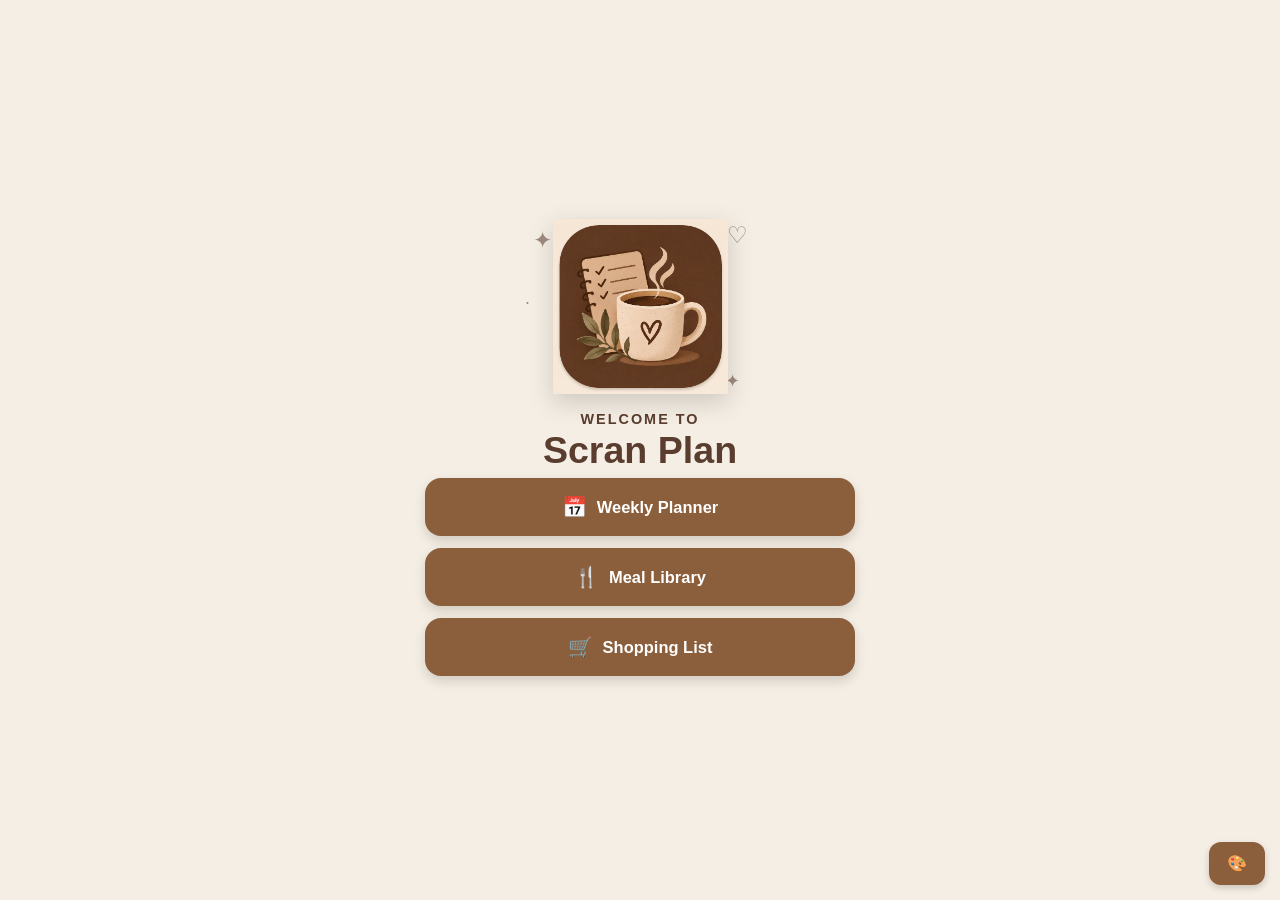
<file: index.html>
<!DOCTYPE html>

<html lang="en">
<head>
  <meta charset="UTF-8">
  <meta name="viewport" content="width=device-width, initial-scale=1.0">

  <meta name="apple-mobile-web-app-capable" content="yes">
  <meta name="apple-mobile-web-app-title" content="Scran Plan">
  <meta name="apple-mobile-web-app-status-bar-style" content="default">

  <link rel="apple-touch-icon" href="icons/icon-192.png">
  <link rel="stylesheet" href="style.css">
  <link rel="manifest" href="manifest.json">

  <title>Scran Plan</title>
</head>

<body class="welcome-page">

  <main class="welcome-screen">


<div class="welcome-icon-area">

  <span class="welcome-decoration one">✦</span>
  <span class="welcome-decoration two">·</span>

  <div class="welcome-icon-wrap">
    <img
      src="icons/icon-192.png"
      alt="Scran Plan"
      class="welcome-icon"
    >
  </div>

  <span class="welcome-decoration three">♡</span>
  <span class="welcome-decoration four">✦</span>

</div>

<p class="welcome-eyebrow">Welcome to</p>

<h1>Scran Plan</h1>


<nav class="welcome-menu" aria-label="Main menu">

  <a href="planner.html" class="welcome-menu-button">
    <span>📅</span>
    <span>Weekly Planner</span>
  </a>

  <a href="library.html" class="welcome-menu-button">
    <span>🍴</span>
    <span>Meal Library</span>
  </a>

  <a href="shopping.html" class="welcome-menu-button">
    <span>🛒</span>
    <span>Shopping List</span>
  </a>

</nav>


  </main>

<button id="themeButton" aria-label="Change theme">🎨</button>

  <div id="themeOptions">
    <button data-theme="coffee">☕ Coffee</button>
    <button data-theme="sage">🌿 Sage</button>
    <button data-theme="ocean">🌊 Ocean</button>
    <button data-theme="berry">🍓 Berry</button>
    <button data-theme="night">🌙 Night Cafe</button>
    <button data-theme="red">🍷 Felicity</button>
  </div>

  <script src="theme.js"></script>

</body>
</html>
</file>
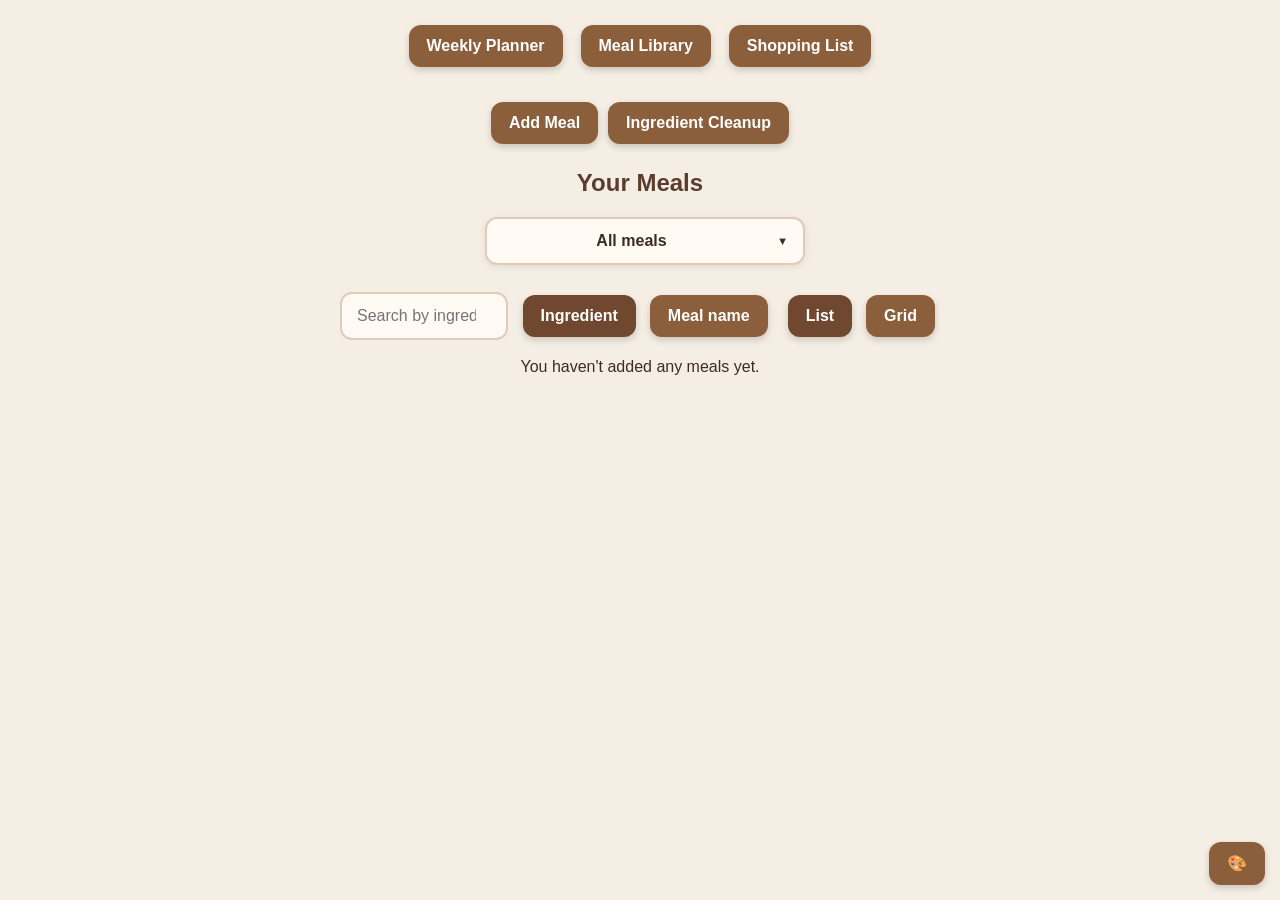
<file: library.html>
<!DOCTYPE html>
<html lang="en">
<head>
    <meta charset="UTF-8">
    <meta name="viewport" content="width=device-width, initial-scale=1.0">
    <meta name="apple-mobile-web-app-capable" content="yes">
    <meta name="apple-mobile-web-app-title" content="Meal Planner">
    <meta name="apple-mobile-web-app-status-bar-style" content="default">
    <link rel="apple-touch-icon" href="icons/icon-192.png">
    <title>Meal Library</title>
    <link rel="stylesheet" href="style.css">
    <link rel="manifest" href="manifest.json">
</head>
<body>
    <div class="header-buttons">
        <a href="planner.html"><button>Weekly Planner</button></a>
        <a href="library.html"><button>Meal Library</button></a>
        <a href="shopping.html"><button>Shopping List</button></a>
        

    </div>

    <button id="themeButton" aria-label="Change theme">🎨</button>

    <div id="themeOptions">
        <button data-theme="coffee">☕ Coffee</button>
        <button data-theme="sage">🌿 Sage</button>
        <button data-theme="ocean">🌊 Ocean</button>
        <button data-theme="berry">🍓 Berry</button>
        <button data-theme="night">🌙 Night Cafe</button>
        <button data-theme="red">🍷 Felicity</button>
    </div>


    <button id="addMealButton">Add Meal</button>

    <div id="addMealForm" style="display: none;">
        <h2>Add New Meal</h2>

        <input type="text" id="newMealName" placeholder="Enter Meal Name">

        <div class="tagSection">
            <button type="button" id="toggleTagsButton" class="tagToggle">
                <span>Tags</span>
                <span id="tagArrow">▼</span>
            </button>

            <div id="mealTags" class="tagOptions collapsed">
                <label>
                    <input type="checkbox" class="mealTag" value="Lunch">
                    <span>Lunch</span>
                </label>

                <label>
                    <input type="checkbox" class="mealTag" value="Dinner">
                    <span>Dinner</span>
                </label>

                <label>
                    <input type="checkbox" class="mealTag" value="Vegetarian">
                    <span>Vegetarian</span>
                </label>

                <label>
                    <input type="checkbox" class="mealTag" value="Vegan">
                    <span>Vegan</span>
                </label>

                <label>
                    <input type="checkbox" class="mealTag" value="High Protein">
                    <span>High Protein</span>
                </label>

                <label>
                    <input type="checkbox" class="mealTag" value="Healthy">
                    <span>Healthy</span>
                </label>

                <label>
                    <input type="checkbox" class="mealTag" value="Quick">
                    <span>Quick</span>
                </label>

                <label>
                    <input type="checkbox" class="mealTag" value="Cheap">
                    <span>Cheap</span>
                </label>

                <label>
                    <input type="checkbox" class="mealTag" value="Easy">
                    <span>Easy</span>
                </label>

                <label>
                    <input type="checkbox" class="mealTag" value="Meal Prep">
                    <span>Meal Prep</span>
                </label>

                <label>
                    <input type="checkbox" class="mealTag" value="Freezer Friendly">
                    <span>Freezer Friendly</span>
                </label>

                <label>
                    <input type="checkbox" class="mealTag" value="Family Favourite">
                    <span>Family Favourite</span>
                </label>

                <label>
                    <input type="checkbox" class="mealTag" value="Comfort Food">
                    <span>Comfort Food</span>
                </label>

                <label>
                    <input type="checkbox" class="mealTag" value="One Pot">
                    <span>One Pot</span>
                </label>

                <label>
                    <input type="checkbox" class="mealTag" value="Leftovers">
                    <span>Leftovers</span>
                </label>

                <label>
                    <input type="checkbox" class="mealTag" value="Crockpot">
                    <span>Crockpot</span>
                </label>
            </div>
        </div>

        <div class="ingredientsSection">
            <h3>Ingredients</h3>

            <div id="newMealIngredients"></div>

            <button type="button" id="addIngredientButton">
                + Add Ingredient
            </button>
        </div>

        <div class= "mealLinksSection">
            <h3>Links</h3>

            <input
                type="url"
                id="newMealVideoLink"
                placeholder="Insta Link (optional)"
            >
        </div>

        <div class="modalButtons">
            <button id="cancelMealButton">Cancel</button>
            <button id="saveMealButton">Save</button>
        </div>
    </div>

    <h2>Your Meals</h2>
    <div id="mealList"></div>

    <div id="editMealModal" class="mealModal">
        <div class="modalContent">
            <h2>Edit Meal</h2>

            <input
                type="text"
                id="editMealName"
                placeholder="Meal name"
            >

            <div class="tagSection">
                <button type="button" id="toggleEditTagsButton" class="tagToggle">
                    <span>Tags</span>
                    <span id="editTagArrow">▼</span>
                </button>

                <div id="editMealTags" class="tagOptions collapsed">

                    <label>
                        <input type="checkbox" class="editMealTag" value="Lunch">
                        <span>Lunch</span>
                    </label>

                    <label>
                        <input type="checkbox" class="editMealTag" value="Dinner">
                        <span>Dinner</span>
                    </label>

                    <label>
                        <input type="checkbox" class="editMealTag" value="Vegetarian">
                        <span>Vegetarian</span>
                    </label>

                    <label>
                        <input type="checkbox" class="editMealTag" value="Vegan">
                        <span>Vegan</span>
                    </label>

                    <label>
                        <input type="checkbox" class="editMealTag" value="High Protein">
                        <span>High Protein</span>
                    </label>

                    <label>
                        <input type="checkbox" class="editMealTag" value="Healthy">
                        <span>Healthy</span>
                    </label>

                    <label>
                        <input type="checkbox" class="editMealTag" value="Quick">
                        <span>Quick</span>
                    </label>

                    <label>
                        <input type="checkbox" class="editMealTag" value="Cheap">
                        <span>Cheap</span>
                    </label>

                    <label>
                        <input type="checkbox" class="editMealTag" value="Easy">
                        <span>Easy</span>
                    </label>

                    <label>
                        <input type="checkbox" class="editMealTag" value="Meal Prep">
                        <span>Meal Prep</span>
                    </label>

                    <label>
                        <input type="checkbox" class="editMealTag" value="Freezer Friendly">
                        <span>Freezer Friendly</span>
                    </label>

                    <label>
                        <input type="checkbox" class="editMealTag" value="Family Favourite">
                        <span>Family Favourite</span>
                    </label>

                    <label>
                        <input type="checkbox" class="editMealTag" value="Comfort Food">
                        <span>Comfort Food</span>
                    </label>

                    <label>
                        <input type="checkbox" class="editMealTag" value="One Pot">
                        <span>One Pot</span>
                    </label>

                    <label>
                        <input type="checkbox" class="editMealTag" value="Leftovers">
                        <span>Leftovers</span>
                    </label>

                    <label>
                        <input type="checkbox" class="editMealTag" value="Crockpot">
                        <span>Crockpot</span>
                    </label>
                </div>
            </div>

            <div class="ingredientsSection">
                <h3>Ingredients</h3>

                <div id="editMealIngredients"></div>

                <button type="button" id="addEditIngredientButton">
                    + Add Ingredient
                </button>
            </div>

            <div class="mealLinksSection">

                <h3>Recipe & Video Links</h3>

                <input
                    type="url"
                    id="editMealVideoLink"
                    placeholder="Insta link (optional)"
                >

            </div>

            <div class="modalButtons">
                <button id="cancelEditButton">Cancel</button>
                <button id="saveEditButton">Save Changes</button>
            </div>
        </div>
    </div>

    <div id="deleteMealModal" class="mealModal">
        <div class="modalContent">
            <h2>Delete Meal?</h2>

            <p id="deleteMealMessage"></p>

            <div class="modalButtons">
                <button id="cancelDeleteButton">Cancel</button>
                <button id="confirmDeleteButton">Delete</button>
            </div>
        </div>
    </div>

    <div id="ingredientsModal" class="mealModal">
        <div class="modalContent">
            <h2 id="ingredientsModalTitle">Ingredients</h2>

            <div id="ingredientsList"></div>

            <button id="closeIngredientsButton">
                Close
            </button>
        </div>
    </div>

    <script src="Ingredient-normalizer.js"></script>
    <script src="library.js"></script>
    <script src="theme.js"></script>
</body>
</html>
</file>
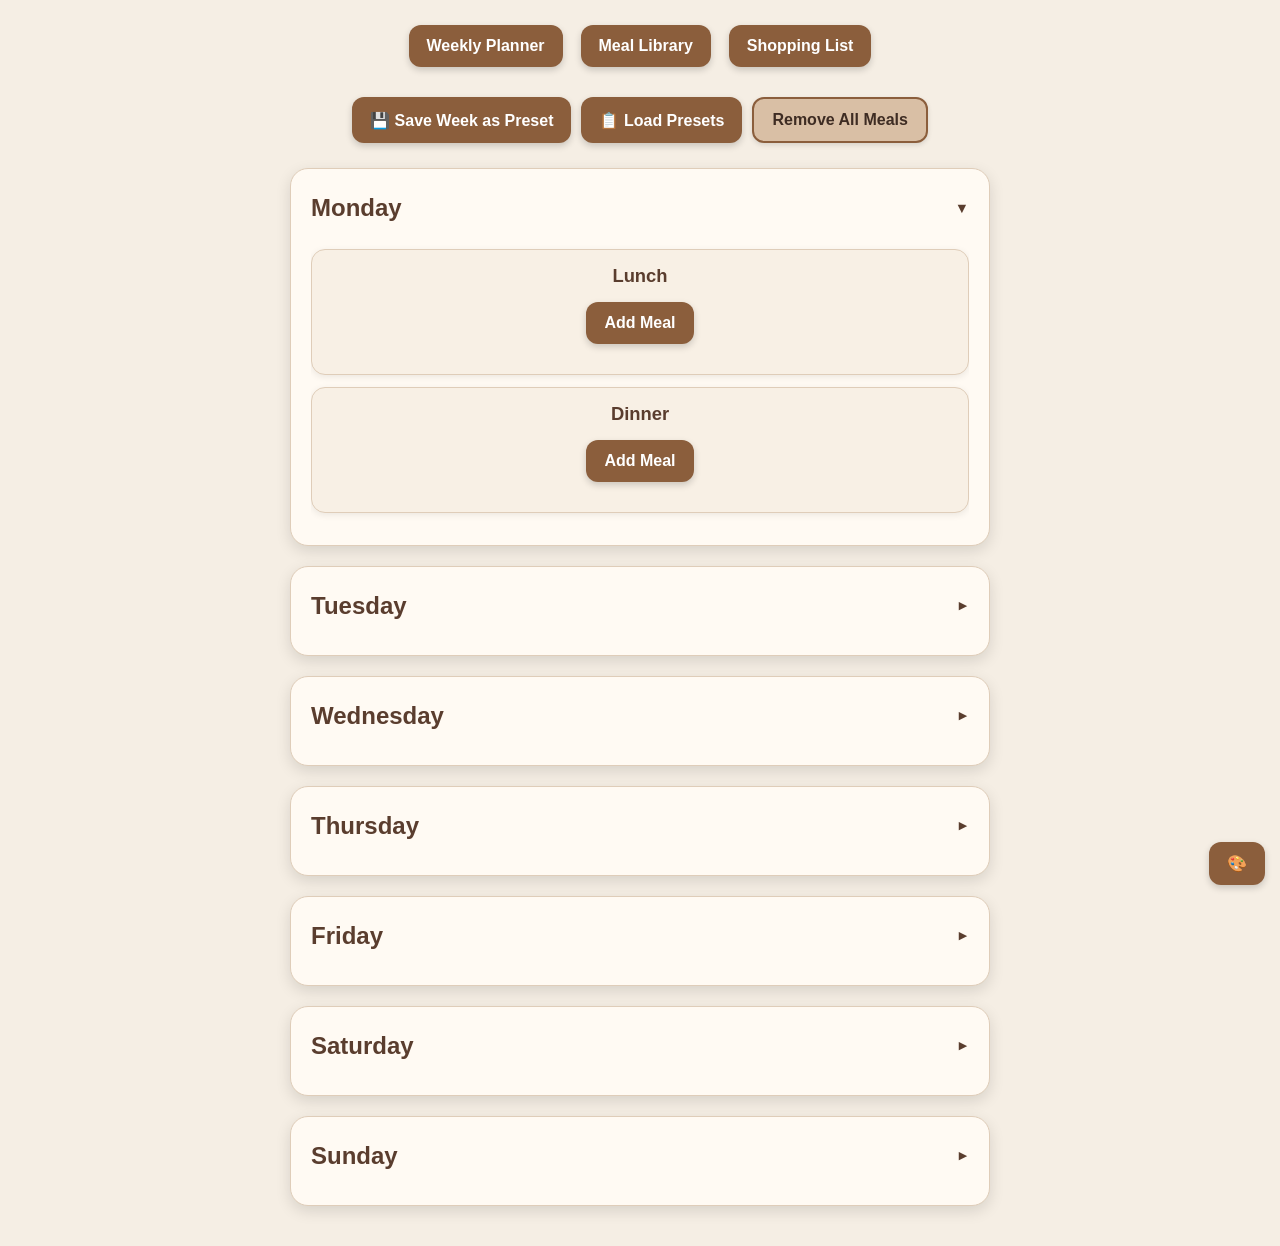
<file: planner.html>
<!DOCTYPE html>
<html lang="en">
<head>
    <meta charset="UTF-8">
    <meta name="viewport" content="width=device-width, initial-scale=1.0">
    <meta name="apple-mobile-web-app-capable" content="yes">
    <meta name="apple-mobile-web-app-title" content="Meal Planner">
    <meta name="apple-mobile-web-app-status-bar-style" content="default">
    <link rel="apple-touch-icon" href="icons/icon-192.png">
    <title>Weekly Meal Planner</title>
    <link rel="stylesheet" href="style.css">
    <link rel="manifest" href="manifest.json">
</head>
</html>


<div class="header-buttons">
    <a href="planner.html"><button>Weekly Planner</button></a>
    <a href="library.html"><button>Meal Library</button></a>
    <a href="shopping.html"><button>Shopping List</button></a>

</div>

<button id="themeButton" aria-label="Change theme">🎨</button>

<div id="themeOptions">
    <button data-theme="coffee">☕ Coffee</button>
    <button data-theme="sage">🌿 Sage</button>
    <button data-theme="ocean">🌊 Ocean</button>
    <button data-theme="berry">🍓 Berry</button>
    <button data-theme="night">🌙 Night Cafe</button>
    <button data-theme="red">🍷 Felicity</button>
</div>


<!-- =========================================================
     WEEKLY PLANNER CONTROLS
========================================================= -->

<div class="plannerControls">
    <button id="savePresetButton">
        💾 Save Week as Preset
    </button>

    <button id="loadPresetsButton">
        📋 Load Presets
    </button>

    <button id="removeAllPlannedMealsButton" class="secondaryShoppingButton">
        Remove All Meals
    </button>
</div>


<!-- =========================================================
     MEAL PLAN
========================================================= -->

<div id="mealPlan">

    <div class="day" id="monday">
        <h2 class="dayHeader">
            Monday
            <span class="dayArrow">▼</span>
        </h2>

        <div class="dayContent">

            <div class="meal">
                <h3>Lunch</h3>
                <button class="addMealButton">Add Meal</button>
                <ul></ul>
            </div>

            <div class="meal">
                <h3>Dinner</h3>
                <button class="addMealButton">Add Meal</button>
                <ul></ul>
            </div>

        </div>
    </div>


    <div class="day collapsed" id="tuesday">
        <h2 class="dayHeader">
            Tuesday
            <span class="dayArrow">▼</span>
        </h2>

        <div class="dayContent">

            <div class="meal">
                <h3>Lunch</h3>
                <button class="addMealButton">Add Meal</button>
                <ul></ul>
            </div>

            <div class="meal">
                <h3>Dinner</h3>
                <button class="addMealButton">Add Meal</button>
                <ul></ul>
            </div>

        </div>
    </div>


    <div class="day collapsed" id="wednesday">
        <h2 class="dayHeader">
            Wednesday
            <span class="dayArrow">▼</span>
        </h2>

        <div class="dayContent">

            <div class="meal">
                <h3>Lunch</h3>
                <button class="addMealButton">Add Meal</button>
                <ul></ul>
            </div>

            <div class="meal">
                <h3>Dinner</h3>
                <button class="addMealButton">Add Meal</button>
                <ul></ul>
            </div>

        </div>
    </div>


    <div class="day collapsed" id="thursday">
        <h2 class="dayHeader">
            Thursday
            <span class="dayArrow">▼</span>
        </h2>

        <div class="dayContent">

            <div class="meal">
                <h3>Lunch</h3>
                <button class="addMealButton">Add Meal</button>
                <ul></ul>
            </div>

            <div class="meal">
                <h3>Dinner</h3>
                <button class="addMealButton">Add Meal</button>
                <ul></ul>
            </div>

        </div>
    </div>


    <div class="day collapsed" id="friday">
        <h2 class="dayHeader">
            Friday
            <span class="dayArrow">▼</span>
        </h2>

        <div class="dayContent">

            <div class="meal">
                <h3>Lunch</h3>
                <button class="addMealButton">Add Meal</button>
                <ul></ul>
            </div>

            <div class="meal">
                <h3>Dinner</h3>
                <button class="addMealButton">Add Meal</button>
                <ul></ul>
            </div>

        </div>
    </div>


    <div class="day collapsed" id="saturday">
        <h2 class="dayHeader">
            Saturday
            <span class="dayArrow">▼</span>
        </h2>

        <div class="dayContent">

            <div class="meal">
                <h3>Lunch</h3>
                <button class="addMealButton">Add Meal</button>
                <ul></ul>
            </div>

            <div class="meal">
                <h3>Dinner</h3>
                <button class="addMealButton">Add Meal</button>
                <ul></ul>
            </div>

        </div>
    </div>


    <div class="day collapsed" id="sunday">
        <h2 class="dayHeader">
            Sunday
            <span class="dayArrow">▼</span>
        </h2>

        <div class="dayContent">

            <div class="meal">
                <h3>Lunch</h3>
                <button class="addMealButton">Add Meal</button>
                <ul></ul>
            </div>

            <div class="meal">
                <h3>Dinner</h3>
                <button class="addMealButton">Add Meal</button>
                <ul></ul>
            </div>

        </div>
    </div>

</div>


<!-- =========================================================
     ADD MEAL MODAL
========================================================= -->

<div id="mealModal" style="display: none;">

    <div class="modalContent">

        <h2>Add Meal</h2>

        <p id="mealModalTitle"></p>

        <div class="mealSearchControls">
            <div class="ingredientNameWrapper mealIngredientSearchWrapper">
                <input id="plannerIngredientSearch" type="search" placeholder="Search by ingredient" autocomplete="off">
                <div id="plannerIngredientSuggestions" class="ingredientSuggestions"></div>
            </div>
            <div id="plannerSearchModeControls" class="mealViewControls" role="group" aria-label="Search mode">
                <button type="button" data-search-mode="ingredient" aria-pressed="true">Ingredient</button>
                <button type="button" data-search-mode="name" aria-pressed="false">Meal name</button>
            </div>
            <div id="plannerMealViewControls" class="mealViewControls" aria-label="Available meal view">
                <button type="button" data-view="list" aria-pressed="true">List</button>
                <button type="button" data-view="grid" aria-pressed="false">Grid</button>
            </div>
        </div>

        <div class="mealFilterWrapper plannerMealFilterWrapper">
            <button type="button" id="plannerFilterButton" class="mealFilterButton" aria-label="Filter meal types" aria-expanded="false">
                <span class="mealFilterButtonText">All meals</span>
                <span class="mealFilterArrow">▼</span>
            </button>
            <div id="mealFilters" class="mealFilterOptions"></div>
        </div>

        <div id="recentMeals" class="recentMeals"></div>

        <div id="availableMeals"></div>

        <button id="cancelMealButton">
            Cancel
        </button>

    </div>

</div>

<div id="removeAllMealsModal" class="mealModal">
    <div class="modalContent">
        <h2>Remove all planned meals?</h2>
        <p>All meals will be removed from this week's plan. Your Meal Library will not be changed.</p>
        <div class="modalButtons">
            <button id="cancelRemoveAllMealsButton" class="secondaryPresetButton">Cancel</button>
            <button id="confirmRemoveAllMealsButton" class="dangerPresetButton">Remove All</button>
        </div>
    </div>
</div>


<!-- =========================================================
     INGREDIENTS MODAL
========================================================= -->

<div id="ingredientsModal" class="mealModal">

    <div class="modalContent">

        <h2 id="ingredientsModalTitle">
            Ingredients
        </h2>

        <div id="ingredientsList"></div>

        <button id="closeIngredientsButton">
            Close
        </button>

    </div>

</div>


<!-- =========================================================
     SAVE PRESET MODAL
========================================================= -->

<div id="savePresetModal" class="mealModal">

    <div class="modalContent">

        <h2>Save Week as Preset</h2>

        <p>
            Give this week's meal plan a name.
        </p>

        <input
            type="text"
            id="presetNameInput"
            placeholder="e.g. Family Week"
            maxlength="50"
        >

        <div class="modalButtons">

            <button id="cancelPresetSaveButton">
                Cancel
            </button>

            <button id="confirmPresetSaveButton">
                Save Preset
            </button>

        </div>

    </div>

</div>


<!-- =========================================================
     PRESETS MODAL
========================================================= -->

<div id="presetsModal" class="mealModal">

    <div class="modalContent presetModalContent">

        <h2>Week Presets</h2>

        <p id="noPresetsMessage">
            You haven't saved any week presets yet.
        </p>

        <div id="presetsList"></div>

        <button id="closePresetsButton">
            Close
        </button>

    </div>

</div>


<!-- =========================================================
     RENAME PRESET MODAL
========================================================= -->

<div id="renamePresetModal" class="mealModal">

    <div class="modalContent">

        <h2>Rename Preset</h2>

        <input
            type="text"
            id="renamePresetInput"
            maxlength="50"
        >

        <div class="modalButtons">

            <button id="cancelRenamePresetButton">
                Cancel
            </button>

            <button id="confirmRenamePresetButton">
                Rename
            </button>

        </div>

    </div>
</div>


<!-- UPDATE PRESET MODAL -->

<div id="updatePresetModal" class="mealModal">

    <div class="modalContent presetModalContent">

        <h2>Update Preset</h2>

        <p id="updatePresetMessage">
            Are you sure you want to update this preset
            with your current week's meal plan?
        </p>

        <div class="modalButtons">

            <button
                id="cancelUpdatePresetButton"
                class="secondaryPresetButton"
            >
                Cancel
            </button>

            <button
                id="confirmUpdatePresetButton"
            >
                Update Preset
            </button>

        </div>

    </div>

</div>


<!-- DELETE PRESET MODAL -->

<div id="deletePresetModal" class="mealModal">

    <div class="modalContent">

        <h2>Delete Preset?</h2>

        <p id="deletePresetMessage"></p>

        <div class="modalButtons">

            <button
                id="cancelDeletePresetButton"
                class="secondaryPresetButton"
            >
                Cancel
            </button>

            <button
                id="confirmDeletePresetButton"
                class="dangerPresetButton"
            >
                Delete
            </button>

        </div>

    </div>

</div>




<script src="Ingredient-normalizer.js"></script>
<script src="planner.js"></script>
<script src="theme.js"></script>
</file>
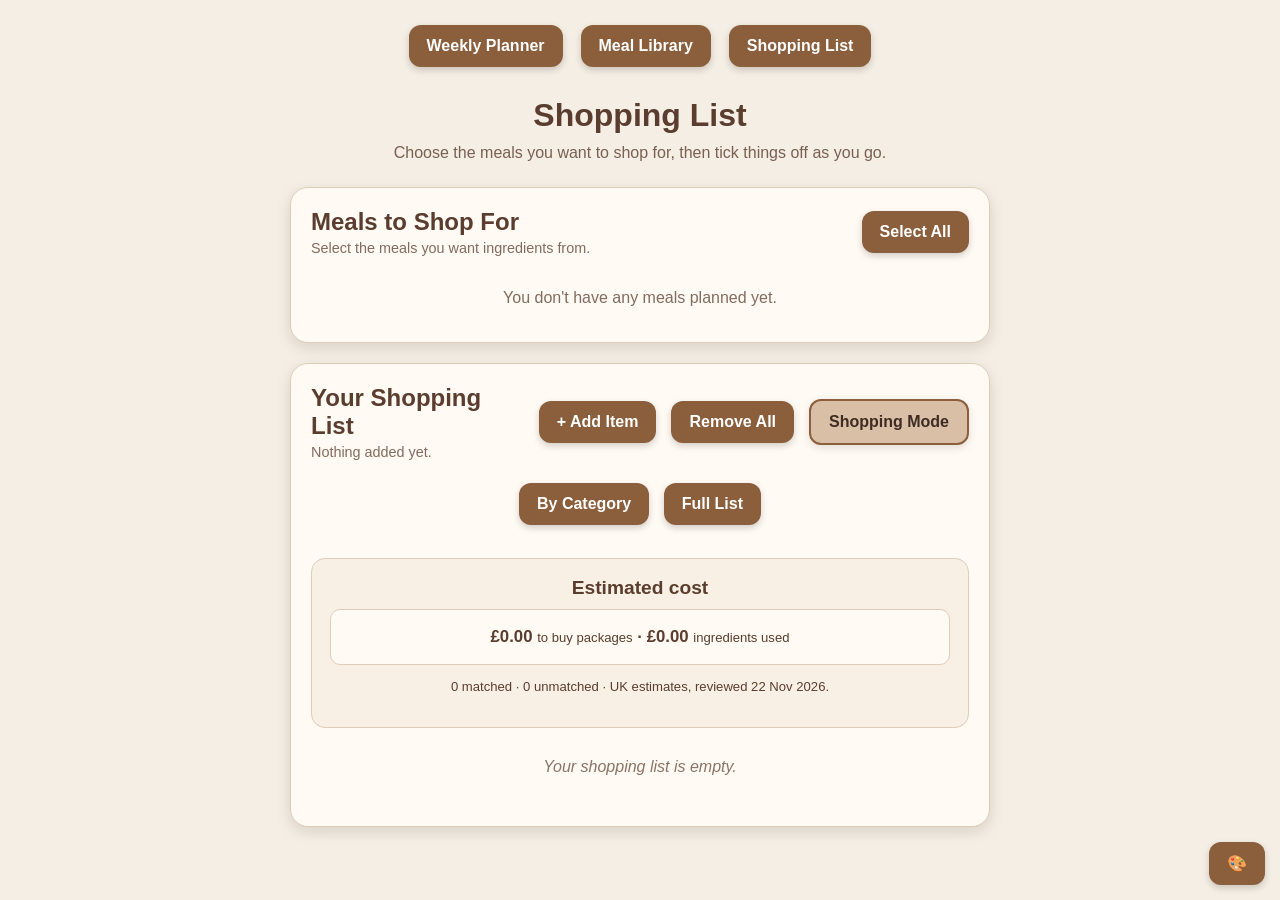
<file: shopping.html>
<!DOCTYPE html>
<html lang="en">

<head>
    <meta charset="UTF-8">

    <meta
        name="viewport"
        content="width=device-width, initial-scale=1.0"
    >

    <meta
        name="apple-mobile-web-app-capable"
        content="yes"
    >

    <meta
        name="apple-mobile-web-app-title"
        content="Meal Planner"
    >

    <meta
        name="apple-mobile-web-app-status-bar-style"
        content="default"
    >

    <link
        rel="apple-touch-icon"
        href="icons/icon-192.png"
    >

    <title>Shopping List</title>

    <link
        rel="stylesheet"
        href="style.css"
    >

    <link
        rel="manifest"
        href="manifest.json"
    >
</head>

<body>

    <!-- =====================================================
         HEADER
    ====================================================== -->

    <div class="header-buttons">

        <a href="planner.html">
            <button>Weekly Planner</button>
        </a>

        <a href="library.html">
            <button>Meal Library</button>
        </a>

        <a href="shopping.html">
            <button>Shopping List</button>
        </a>

    </div>


    <!-- =====================================================
         THEME
    ====================================================== -->

    <button
        id="themeButton"
        aria-label="Change theme"
    >
        🎨
    </button>


    <div id="themeOptions">

        <button data-theme="coffee">
            ☕ Coffee
        </button>

        <button data-theme="sage">
            🌿 Sage
        </button>

        <button data-theme="ocean">
            🌊 Ocean
        </button>

        <button data-theme="berry">
            🍓 Berry
        </button>

        <button data-theme="night">
            🌙 Night Cafe
        </button>

        <button data-theme="red">
            🍷 Felicity
        </button>

    </div>


    <!-- =====================================================
         SHOPPING PAGE
    ====================================================== -->

    <main id="shoppingPage">

        <h1>Shopping List</h1>

        <p class="shoppingSubtitle">
            Choose the meals you want to shop for,
            then tick things off as you go.
        </p>


        <!-- =================================================
             MEAL SELECTION
        ================================================== -->

        <section class="shoppingSection">

            <div class="shoppingSectionHeader">

                <div>
                    <h2>Meals to Shop For</h2>

                    <p>
                        Select the meals you want
                        ingredients from.
                    </p>
                </div>

                <button
                    id="selectAllMealsButton"
                    class="secondaryShoppingButton"
                >
                    Select All
                </button>

            </div>


            <div id="shoppingMealSelection">
                <!-- Generated by shopping.js -->
            </div>

        </section>


        <!-- =================================================
             SHOPPING LIST
        ================================================== -->

        <section class="shoppingSection">

            <div class="shoppingSectionHeader">

                <div>
                    <h2>Your Shopping List</h2>

                    <p id="shoppingListSummary">
                        Nothing added yet.
                    </p>
                </div>

                <button
                    id="addShoppingItemButton"
                >
                    + Add Item
                </button>

                <button id="removeAllManualItemsButton" class="secondaryShoppingButton">
                    Remove All
                </button>

                <button id="shoppingModeButton">
                    Shopping Mode
                </button>

            </div>

            <div
                class="shoppingListViewControls"
                role="group"
                aria-label="Shopping list view"
            >
                <button type="button" data-shopping-view="grouped">
                    By Category
                </button>
                <button type="button" data-shopping-view="full">
                    Full List
                </button>
            </div>


            <div id="shoppingList">

                <!-- Generated by shopping.js -->

            </div>

            <section id="priceOverview" class="priceOverview" aria-live="polite"></section>


            <div
                id="emptyShoppingMessage"
                class="emptyShoppingMessage"
            >
                Your shopping list is empty.
            </div>

        </section>

    </main>


<section id="shoppingMode" class="shoppingMode" hidden aria-label="Shopping Mode">
    <div class="shoppingModeHeader">
        <div class="shoppingModeTitle">
            <h1>Shopping Mode</h1>
            <p>Tap an item to cycle through bought, unavailable, and needed.</p>
        </div>
        <button id="exitShoppingModeButton"
                class="exitShoppingModeButton"
                aria-label="Exit Shopping Mode"
                title="Exit Shopping Mode">
            &times;
        </button>
    </div>

    <div id="shoppingModeList"></div>
    <p id="shoppingModeEmpty" class="emptyShoppingMessage">Your shopping list is empty.</p>
</section>


    <!-- =====================================================
         ADD / EDIT SHOPPING ITEM MODAL
    ====================================================== -->

    <div
        id="shoppingItemModal"
        class="mealModal"
    >

        <div class="modalContent">

            <h2 id="shoppingItemModalTitle">
                Add Shopping Item
            </h2>


            <input
                type="text"
                id="shoppingItemName"
                placeholder="Item e.g. Bananas"
                maxlength="100"
            >


            <div class="shoppingItemInputs">

                <input
                    type="number"
                    id="shoppingItemAmount"
                    placeholder="Amount"
                    min="0"
                    step="any"
                >


                <select id="shoppingItemUnit">

                    <option value="">
                        Unit
                    </option>

                    <option value="g">
                        g
                    </option>

                    <option value="kg">
                        kg
                    </option>

                    <option value="ml">
                        ml
                    </option>

                    <option value="L">
                        L
                    </option>

                    <option value="tsp">
                        tsp
                    </option>

                    <option value="tbsp">
                        tbsp
                    </option>

                    <option value="cup">
                        cup
                    </option>

                    <option value="piece">
                        piece
                    </option>

                    <option value="clove">
                        clove
                    </option>

                    <option value="slice">
                        slice
                    </option>

                </select>

            </div>


            <!-- =================================================
                COMMONLY USED INGREDIENTS
            ================================================== -->

            <div
                id="commonIngredientsSection"
                class="commonIngredientsSection"
            >

                <button
                    type="button"
                    id="commonIngredientsToggle"
                    class="commonIngredientsToggle"
                    aria-expanded="false"
                >

                    <span id="commonIngredientsArrow">
                        ▸
                    </span>

                    <span>
                        Commonly Bought Items
                    </span>

                </button>


                <div
                    id="commonIngredientsList"
                    class="commonIngredientsList"
                    
                >
                    <!-- Generated by shopping.js -->
                </div>

            </div>

            <div class="modalButtons">

                <button
                    id="cancelShoppingItemButton"
                    class="secondaryPresetButton"
                >
                    Cancel
                </button>

                <button
                    id="saveShoppingItemButton"
                >
                    Save
                </button>

            </div>

        </div>

    </div>

    <div id="removeAllManualItemsModal" class="mealModal">
        <div class="modalContent">
            <h2>Remove all manual items?</h2>
            <p>Only items you added manually will be removed. Ingredients from planned meals will remain.</p>
            <div class="modalButtons">
                <button id="cancelRemoveAllManualItemsButton" class="secondaryPresetButton">Cancel</button>
                <button id="confirmRemoveAllManualItemsButton" class="dangerPresetButton">Remove All</button>
            </div>
        </div>
    </div>

    


    <!-- =====================================================
         DELETE SHOPPING ITEM MODAL
    ====================================================== -->

    <div
        id="deleteShoppingItemModal"
        class="mealModal"
    >

        <div class="modalContent">

            <h2>Delete Item?</h2>

            <p id="deleteShoppingItemMessage"></p>


            <div class="modalButtons">

                <button
                    id="cancelDeleteShoppingItemButton"
                    class="secondaryPresetButton"
                >
                    Cancel
                </button>

                <button
                    id="confirmDeleteShoppingItemButton"
                    class="dangerPresetButton"
                >
                    Delete
                </button>

            </div>

        </div>

    </div>


    <script src="Ingredient-normalizer.js"></script>
    <script src="price-data.js"></script>
    <script src="shopping.js"></script>
    <script src="theme.js"></script>

</body>

</html>
</file>
<file: style.css>
/* =========================================================
   GLOBAL
========================================================= */

* {
  box-sizing: border-box;
}

/* =========================================================
   THEME VARIABLES
========================================================= */

:root {
  --background: #f5eee4;
  --card: #fffaf3;
  --secondary: #f8f0e5;
  --text: #3e2c23;
  --heading: #5a3d2e;
  --button: #8b5e3c;
  --button-hover: #70482f;
  --border: #dfcdb9;
  --tag: #d9bfa5;
  --meal: #ead9c6;
  --modal: rgba(48, 33, 25, 0.65);
}

/* =========================================================
   BODY
========================================================= */

body {
  margin: 0;
  padding: 20px;
  font-family: Arial, sans-serif;
  text-align: center;
  color: var(--text);
  background: var(--background);
  transition: 0.3s ease;
}

/* =========================================================
   HEADINGS
========================================================= */

h1 {
  margin: 10px 0 20px;
  color: var(--heading);
  font-size: 2rem;
}

h2,
h3 {
  color: var(--heading);
}

/* =========================================================
   BUTTONS
========================================================= */

button {
  border: 0;
  border-radius: 12px;
  padding: 12px 18px;
  margin: 5px;
  background: var(--button);
  color: white;
  font-size: 1rem;
  font-weight: 600;
  cursor: pointer;
  box-shadow: 0 3px 7px rgba(0, 0, 0, 0.18);
  transition: 0.2s ease;
}

button:hover {
  background: var(--button-hover);
  transform: translateY(-1px);
}

button:active {
  transform: translateY(1px);
}

/* =========================================================
   HEADER
========================================================= */

.header-buttons {
  display: flex;
  justify-content: center;
  gap: 8px;
  margin-bottom: 25px;
}

#mealPlan {
  width: 100%;
  max-width: 700px;
  margin: auto;
}

/* =========================================================
   DAYS & MEALS
========================================================= */

.day,
.mealItem,
#addMealForm {
  background: var(--card);
  border: 1px solid var(--border);
  box-shadow: 0 5px 15px rgba(0, 0, 0, 0.12);
}

.day {
  padding: 20px;
  margin: 20px auto;
  border-radius: 18px;
}

.day h2 {
  margin: 5px 0 15px;
  font-size: 1.5rem;
}

.meal {
  padding: 15px;
  margin: 12px 0;
  background: var(--secondary);
  border: 1px solid var(--border);
  border-radius: 14px;
  box-shadow: 0 2px 7px rgba(0, 0, 0, 0.08);
}

.meal h3,
.mealItem h3 {
  margin: 0 0 10px;
  font-size: 1.15rem;
}

.meal ul {
  padding: 0;
  margin: 10px 0 0;
  list-style: none;
}

.meal li {
  padding: 12px;
  margin: 8px 0;
  background: var(--meal);
  border-radius: 10px;
  font-weight: 600;
}

.mealItem {
  width: 100%;
  max-width: 600px;
  padding: 18px;
  margin: 12px auto;
  border-radius: 16px;
}

.removeMealButton {
  padding: 8px 12px;
  background: var(--button-hover);
  font-size: 0.9rem;
}

.removeMealButton:hover {
  background: var(--button);
}

/* =========================================================
   ADD / EDIT MEAL FORMS
========================================================= */

#addMealForm {
  width: 100%;
  max-width: 500px;
  padding: 25px;
  margin: 20px auto;
  border-radius: 18px;
}

#newMealName,
#editMealName {
  width: 100%;
  min-height: 52px;
  padding: 15px;
  margin: 10px 0 18px;
  border: 2px solid var(--border);
  border-radius: 12px;
  outline: 0;
  background: var(--card);
  color: var(--text);
  font-size: 1rem;
}

#newMealName:focus,
#editMealName:focus {
  border-color: var(--button);
}

/* =========================================================
   MEAL TAGS
========================================================= */

.mealTags {
  margin-bottom: 10px;
}

.mealTagDisplay {
  display: inline-block;
  padding: 6px 10px;
  margin: 3px;
  background: var(--tag);
  color: var(--text);
  border-radius: 20px;
  font-size: 0.85rem;
  font-weight: 600;
}

.tagSection {
  width: 100%;
  max-width: 520px;
  margin: 20px auto;
}

.tagToggle {
  width: 100%;
  display: flex;
  align-items: center;
  justify-content: space-between;
  padding: 12px 15px;
  margin: 0;
  cursor: pointer;
}

.tagOptions {
  display: grid;
  grid-template-columns: repeat(2, 1fr);
  gap: 8px;
  margin-top: 10px;
}

.tagOptions.collapsed {
  display: none;
}

.tagOptions label {
  display: flex;
  align-items: center;
  gap: 8px;
  padding: 10px;
  border: 1px solid var(--border);
  border-radius: 8px;
  cursor: pointer;
  background: var(--card);
}


#editMealTags {
    display: flex;
    flex-direction: column;
    margin: 15px 0;
}

/* Allow the collapsed class to hide the edit tags */
#editMealTags.collapsed {
    display: none;
}

#editMealTags label {
    width: 100%;
    padding: 10px;
    margin: 3px 0;
    text-align: left;
    background: var(--secondary);
    border-radius: 10px;
}


/* =========================================================
   CHECKBOXES & LABELS
========================================================= */

input[type="checkbox"] {
  width: 20px;
  height: 20px;
  vertical-align: middle;
  accent-color: var(--button);
}

label {
  display: inline-block;
  padding: 6px;
  color: var(--text);
  font-size: 1rem;
}

/* =========================================================
   INGREDIENTS
========================================================= */

.ingredientsSection {
  width: 100%;
  max-width: 520px;
  margin: 20px auto;
  text-align: center;
}

.ingredientsSection h3 {
  margin: 0 0 12px;
  text-align: center;
}

/* ---------------------------------------------------------
   Ingredient Row - Desktop
--------------------------------------------------------- */

.ingredientRow {
  display: grid;
  grid-template-columns: 75px 80px minmax(0, 1fr) 44px;
  gap: 6px;
  width: 100%;
  margin: 8px 0;
  align-items: center;
}

.ingredientRow input,
.ingredientRow select {
  width: 100%;
  min-width: 0;
  min-height: 46px;
  padding: 10px;
  border: 2px solid var(--border);
  border-radius: 10px;
  background: var(--card);
  color: var(--text);
  font-size: 0.95rem;
}

.ingredientRow input:focus,
.ingredientRow select:focus {
  outline: none;
  border-color: var(--button);
}

.ingredientRow input::placeholder {
  color: var(--text);
  opacity: 0.65;
}

/* ---------------------------------------------------------
   Remove Ingredient Button
--------------------------------------------------------- */

.removeIngredientButton {
  width: 44px;
  min-height: 46px;
  padding: 5px;
  margin: 0;
  display: flex;
  align-items: center;
  justify-content: center;
  background: var(--button-hover);
}

.removeIngredientButton:hover {
  background: var(--button);
}

/* ---------------------------------------------------------
   Add Ingredient Buttons
--------------------------------------------------------- */

#addIngredientButton,
#addEditIngredientButton {
  width: 100%;
  margin: 10px 0 0;
}

/* ---------------------------------------------------------
   Ingredients Viewing Modal
--------------------------------------------------------- */

#ingredientsList {
  display: flex;
  flex-direction: column;
  gap: 8px;
  width: 100%;
  margin: 20px auto;
}

.ingredientDisplay {
  width: 100%;
  padding: 13px 15px;
  background: var(--secondary);
  border: 1px solid var(--border);
  border-radius: 10px;
  text-align: left;
  font-weight: 600;
}

/* =========================================================
   MODALS
========================================================= */

#mealModal,
.mealModal {
  position: fixed;
  inset: 0;
  z-index: 9999;
  display: none;
  align-items: center;
  justify-content: center;
  padding: 20px;
  background: var(--modal);
}

.modalContent,
.mealModal .modalContent {
  width: 100%;
  max-width: 450px;
  max-height: 90vh;
  overflow-y: auto;
  padding: 25px;
  background: var(--card);
  border: 1px solid var(--border);
  border-radius: 20px;
  box-shadow: 0 12px 35px rgba(0, 0, 0, 0.3);
}

.modalContent h2 {
  margin-top: 0;
}

.modalContent { position: relative; }

.modalCloseButton {
  position: absolute;
  top: 8px;
  right: 8px;
  width: 32px;
  min-height: 32px;
  margin: 0;
  padding: 0;
  border: 1px solid var(--border);
  border-radius: 50%;
  background: var(--secondary);
  color: var(--heading);
  box-shadow: none;
  font-size: 1.3rem;
  line-height: 1;
}

#mealModalTitle {
  color: var(--heading);
  font-size: 1rem;
}

/* =========================================================
   MEAL FILTERS
========================================================= */

#mealFilters,
#themeOptions {
  display: flex;
  flex-wrap: wrap;
  justify-content: center;
  gap: 5px;
}

#mealFilters {
  margin: 18px 0;
}

.filterButton {
  padding: 9px 14px;
  background: var(--tag);
  color: var(--text);
  border-radius: 20px;
  box-shadow: none;
}

.filterButton:hover {
  background: var(--button);
  color: white;
}

/* =========================================================
   AVAILABLE MEALS
========================================================= */

#availableMeals {
  display: flex;
  flex-direction: column;
  gap: 10px;
  margin: 18px 0;
}

.mealSearchControls {
  display: flex;
  align-items: center;
  gap: 10px;
  width: 100%;
  max-width: 600px;
  margin: 14px auto;
}

.mealIngredientSearchWrapper {
  flex: 1;
}

.ingredientMealSearch,
#plannerIngredientSearch {
    width: 100%;
    min-height: 48px;
    padding: 12px 15px;

    border: 2px solid var(--border);
    border-radius: 12px;

    outline: none;

    background: var(--card);
    color: var(--text);

    font-family: Arial, sans-serif;
    font-size: 1rem;

    box-sizing: border-box;

    transition:
        border-color 0.2s ease,
        box-shadow 0.2s ease;
}

.ingredientMealSearch:focus,
#plannerIngredientSearch:focus {
    border-color: var(--button);
    box-shadow: 0 0 0 2px rgba(0, 0, 0, 0.05);
}

.mealViewControls {
  display: flex;
  gap: 4px;
}

.mealViewControls button[aria-pressed="true"] {
  background: var(--button-hover);
}

.recentMeals {
  margin: 14px 0;
  padding: 12px;
  border: 1px solid var(--border);
  border-radius: 14px;
  background: var(--secondary);
}

.recentMeals h3 {
  margin: 0 0 8px;
  font-size: 1rem;
}

.recentMealChoices {
  display: flex;
  flex-wrap: wrap;
  gap: 7px;
}

.recentMealChoices button {
  margin: 0;
  padding: 7px 11px;
  background: var(--meal);
  color: var(--text);
  box-shadow: none;
}

.plannerMealFilterWrapper {
  margin: 14px auto;
}

.mealGrid {
  display: grid !important;
  grid-template-columns: repeat(auto-fill, minmax(145px, 1fr));
  gap: 10px;
}

.mealGridItem {
  width: 100%;
  min-height: 54px;
  margin: 0;
  padding: 10px;
  background: var(--meal);
  color: var(--text);
  text-align: center;
  overflow: hidden;
  text-overflow: ellipsis;
  white-space: nowrap;
}

@media (max-width: 600px) {
  .mealSearchControls { align-items: stretch; flex-direction: column; }
  .mealViewControls { justify-content: center; }
}

.availableMealButton {
  width: 100%;
  padding: 15px;
  margin: 0;
  text-align: left;
  background: var(--meal);
  color: var(--text);
  border: 1px solid var(--border);
}

.availableMealButton:hover {
  background: var(--tag);
  color: var(--text);
}

.availableMealButton small {
  display: block;
  margin-top: 4px;
  color: var(--heading);
  font-weight: normal;
}

/* =========================================================
THEME BUTTON
========================================================= */

#themeButton {
    position: fixed;
    bottom: 15px;
    right: 15px;
    z-index: 1000;
    margin: 0;
}


/* =========================================================
THEME OPTIONS
========================================================= */

#themeOptions {
    position: fixed;
    bottom: 70px;
    right: 15px;
    top: auto;
    z-index: 1000;

    display: none;

    width: 180px;
    padding: 10px;

    background: var(--card);
    border: 1px solid var(--border);
    border-radius: 15px;

    box-shadow: 0 -8px 20px rgba(0, 0, 0, 0.18);
}


/* Theme buttons */

#themeOptions button {
    width: 100%;
    margin: 4px 0;
}


/* Active theme */

#themeOptions button.active {
    border: 2px solid var(--text);
}

/* =========================================================
   MODAL BUTTONS
========================================================= */

.modalButtons {
  display: flex;
  gap: 10px;
  justify-content: center;
  margin-top: 20px;
}

.modalButtons button {
  flex: 1;
}

#cancelMealButton {
  background: var(--button-hover);
}

#confirmDeleteButton {
  background: #a84d45;
}

#confirmDeleteButton:hover {
  background: #863c36;
}

/* =========================================================
   COLLAPSIBLE DAYS
========================================================= */

.dayHeader {
  display: flex;
  align-items: center;
  justify-content: space-between;
  margin: 0;
  cursor: pointer;
  user-select: none;
}

.dayArrow {
  font-size: 0.9rem;
  transition: transform 0.2s ease;
}

.dayContent {
  max-height: 1000px;
  overflow: hidden;
  opacity: 1;
  transition:
    max-height 0.3s ease,
    opacity 0.2s ease;
}

.day.collapsed .dayContent {
  max-height: 0;
  opacity: 0;
}

.day.collapsed .dayArrow {
  transform: rotate(-90deg);
}

/* =========================================================
   TAG COLOURS
========================================================= */
.tag-lunch {
  background: #F7E7D3;
  color: #5A3E1A;
}

.tag-dinner {
  background: #E8D4E9;
  color: #4F2C55;
}

.tag-vegetarian {
  background: #D2F0C8;
  color: #2E5A33;
}

.tag-cheap {
  background: #F8E4A3;
  color: #5C4A12;
}

.tag-quick {
  background: #FFD3A8;
  color: #7A3F1C;
}

.tag-high-protein {
  background: #F2B7B1;
  color: #6A2A26;
}

.tag-healthy {
  background: #C4E7DD;
  color: #1F5A4D;
}

.tag-freezer-friendly {
  background: #C7DDF1;
  color: #1F4F6B;
}

.tag-spicy {
  background: #F4B2A8;
  color: #7A2D22;
}

.tag-family-friendly {
  background: #7f6693;
  color: #4A3561;
}

.tag-one-pot {
  background: #E3CBB1;
  color: #5A402C;
}

.tag-leftover {
  background: #F8E4A3;
  color: #5C4A12;
}

.tag-crockpot {
  background: #405c76;
  color: #fcfdfd;
}

.tag-vegan {
  background: #D2F0C8;
  color: #2E5A33;
}

.tag-easy {
  background: #FFD3A8;
  color: #7A3F1C;
}

.tag-leftovers {
  background: #F8E4A3;
  color: #5C4A12;
}

.tag-meal-prep {
  background: #8AA6C9;
  color: #0A141A;
}

.tag-comfort-food {
  background: #F2B7B1;
  color: #6A2A26;
}

.tag-family-favourite {
  background: #DCCBEA;
  color: #49365C;
}





/* =========================================================
   THEMES
========================================================= */

body[data-theme="coffee"] {
  --background: #f5eee4;
  --card: #fffaf3;
  --secondary: #f8f0e5;
  --text: #3e2c23;
  --heading: #5a3d2e;
  --button: #8b5e3c;
  --button-hover: #70482f;
  --border: #dfcdb9;
  --tag: #d9bfa5;
  --meal: #ead9c6;
  --modal: rgba(48, 33, 25, 0.65);
}

body[data-theme="sage"] {
  --background: #edf1e8;
  --card: #f8faf5;
  --secondary: #e5ebdf;
  --text: #304236;
  --heading: #435c49;
  --button: #69866d;
  --button-hover: #506c56;
  --border: #c9d5c5;
  --tag: #c7d5c3;
  --meal: #dce7d8;
  --modal: rgba(35, 48, 38, 0.65);
}

body[data-theme="ocean"] {

  --background: #101c2c;

  --card: #18283b;

  --secondary: #20344a;

  --text: #e4edf5;

  --heading: #a9c9e5;

  --button: #416b91;

  --button-hover: #5686ad;

  --border: #304b65;

  --tag: #304b61;

  --meal: #263d53;

  --modal: rgba(5, 12, 22, 0.78);

}
body[data-theme="berry"] {
  --background: #f4e8eb;
  --card: #fff8fa;
  --secondary: #f1dfe4;
  --text: #4a3038;
  --heading: #704554;
  --button: #a45f72;
  --button-hover: #86495b;
  --border: #dec3cb;
  --tag: #e2c2cb;
  --meal: #efd5dc;
  --modal: rgba(55, 30, 39, 0.65);
}

body[data-theme="night"] {
  --background: #28211d;
  --card: #382d27;
  --secondary: #43362f;
  --text: #f2e6d8;
  --heading: #f0d0a9;
  --button: #a9794e;
  --button-hover: #c08c5d;
  --border: #5b493d;
  --tag: #665143;
  --meal: #514137;
  --modal: rgba(10, 8, 7, 0.75);
}

body[data-theme="red"] {
  --background: #321c1c;
  --card: #452323;
  --secondary: #512929;
  --text: #f3dfd8;
  --heading: #f0b6a8;
  --button: #984b43;
  --button-hover: #b65b51;
  --border: #70403c;
  --tag: #71413d;
  --meal: #633633;
  --modal: rgba(15, 7, 7, 0.75);
}



/* =========================================================
   WEEK PRESETS
========================================================= */

.plannerControls {
  width: 100%;
  max-width: 700px;
  margin: 0 auto 25px;
  display: flex;
  justify-content: center;
  gap: 10px;
  flex-wrap: wrap;
}

.plannerControls button {
  margin: 0;
}

/* =========================================================
   PRESET INPUTS
========================================================= */

#presetNameInput,
#renamePresetInput {
  width: 100%;
  min-height: 52px;
  padding: 15px;
  margin: 15px 0;
  border: 2px solid var(--border);
  border-radius: 12px;
  outline: none;
  background: var(--card);
  color: var(--text);
  font-size: 1rem;
}

#presetNameInput:focus,
#renamePresetInput:focus {
  border-color: var(--button);
}

/* =========================================================
   PRESET MODAL
========================================================= */

.presetModalContent {
  max-width: 650px;
}

/* =========================================================
   PRESET LIST
========================================================= */

#presetsList {
  display: flex;
  flex-direction: column;
  gap: 14px;
  width: 100%;
  margin: 20px auto;
}

/* =========================================================
   PRESET CARD
========================================================= */

.presetCard {
  width: 100%;
  padding: 18px;
  text-align: left;
  background: var(--secondary);
  border: 1px solid var(--border);
  border-radius: 14px;
  box-shadow: 0 2px 7px rgba(0, 0, 0, 0.08);
}

.presetCard h3 {
  margin: 0 0 4px;
}

.presetCard > small {
  display: block;
  margin-bottom: 14px;
  color: var(--heading);
  opacity: 0.8;
}

/* =========================================================
   PRESET SUMMARY
========================================================= */

.presetSummary {
  display: flex;
  flex-direction: column;
  gap: 6px;
  margin-bottom: 15px;
}

.presetDay {
  display: grid;
  grid-template-columns: 90px minmax(0, 1fr) minmax(0, 1fr);
  gap: 8px;
  align-items: center;
  padding: 8px 10px;
  background: var(--card);
  border: 1px solid var(--border);
  border-radius: 9px;
}

.presetDay strong {
  color: var(--heading);
}

.presetMeal {
  min-width: 0;
  display: flex;
  align-items: center;
  gap: 5px;
  font-size: 0.9rem;
}

.presetMealType {
  color: var(--heading);
  font-weight: 700;
}

.presetMeal span:last-child {
  overflow: hidden;
  text-overflow: ellipsis;
  white-space: nowrap;
}

.emptyPresetMeal {
  opacity: 0.55;
  font-style: italic;
}

/* =========================================================
   PRESET ACTIONS
========================================================= */

.presetActions {
  display: flex;
  flex-wrap: wrap;
  gap: 6px;
  margin-top: 12px;
}

.presetActions button {
  margin: 0;
  padding: 9px 13px;
  font-size: 0.9rem;
}

.secondaryPresetButton {
  background: var(--tag);
  color: var(--text);
  box-shadow: none;
}

.secondaryPresetButton:hover {
  background: var(--button);
  color: white;
}

.dangerPresetButton {
  background: #a84d45;
}

.dangerPresetButton:hover {
  background: #863c36;
}

/* =========================================================
   DELETED MEALS
========================================================= */

.deletedMealItem {
  background: var(--meal);
}

.deletedMealTag {
  display: inline-block;
  margin-left: 7px;
  padding: 4px 8px;
  background: #a84d45;
  color: white;
  border-radius: 12px;
  font-size: 0.72rem;
  font-weight: 700;
  text-transform: uppercase;
  letter-spacing: 0.03em;
}

.deletedMealItem .removeMealButton {
  margin-top: 8px;
}

/* =========================================================
   MOBILE
========================================================= */

@media (max-width: 600px) {
  body {
    padding: 12px;
  }

  h1 {
    font-size: 1.7rem;
  }

  button {
    min-height: 48px;
    padding: 12px 16px;
  }

  /* -----------------------------------------------------
     Header
  ----------------------------------------------------- */

  .header-buttons {
    width: 100%;
  }

  .header-buttons a {
    flex: 1;
  }

  .header-buttons button {
    width: 100%;
    margin: 0;
  }

  /* -----------------------------------------------------
     Planner Controls
  ----------------------------------------------------- */

  .plannerControls {
    flex-direction: column;
    gap: 6px;
  }

  .plannerControls button {
    width: 100%;
  }

  /* -----------------------------------------------------
     Days & Meals
  ----------------------------------------------------- */

  .day {
    padding: 15px;
    margin: 15px auto;
    border-radius: 16px;
  }

  .meal {
    padding: 14px 10px;
  }

  .meal .addMealButton {
    width: 100%;
    margin: 5px 0;
  }

  .mealItem {
    padding: 15px;
  }

  /* -----------------------------------------------------
     Forms
  ----------------------------------------------------- */

  #addMealForm {
    padding: 20px;
  }

  #newMealName {
    min-height: 54px;
    font-size: 1.05rem;
  }

  /* -----------------------------------------------------
     Presets
  ----------------------------------------------------- */

  .presetModalContent {
    max-width: 100%;
  }

  .presetCard {
    padding: 14px;
  }

  .presetDay {
    grid-template-columns: 1fr;
    gap: 5px;
  }

  .presetDay strong {
    margin-bottom: 2px;
  }

  .presetMeal {
    padding-left: 5px;
  }

  .presetActions {
    display: grid;
    grid-template-columns: 1fr 1fr;
  }

  .presetActions button {
    width: 100%;
  }

  /* -----------------------------------------------------
     Modals
  ----------------------------------------------------- */

  .modalContent,
  .mealModal .modalContent {
    padding: 20px;
    max-height: 90vh;
  }

  #mealModal,
  .mealModal {
    padding: 12px;
  }

  /* -----------------------------------------------------
     Tags
  ----------------------------------------------------- */

  .tagOptions {
    grid-template-columns: 1fr;
  }

  #editMealTags label {
    display: flex;
    align-items: center;
    min-height: 48px;
  }

  /* -----------------------------------------------------
     Ingredients
  ----------------------------------------------------- */

  .ingredientsSection {
    width: 100%;
    margin: 18px auto;
  }

  .ingredientRow {
    display: grid;
    grid-template-columns: minmax(0, 1fr) 75px 42px;
    grid-template-areas:
      "name name remove"
      "amount unit remove";
    gap: 6px;
    width: 100%;
    padding: 10px;
    margin: 12px 0;
    background: var(--secondary);
    border: 1px solid var(--border);
    border-radius: 12px;
  }

  .ingredientRow input,
  .ingredientRow select {
    min-height: 46px;
    padding: 9px;
    font-size: 0.9rem;
    border-radius: 9px;
  }

  .ingredientRow .ingredientNameWrapper {
    grid-area: name;
    min-width: 0;
  }

  .ingredientRow input[type="number"] {
    grid-area: amount;
  }

  .ingredientRow select {
    grid-area: unit;
  }

  .ingredientRow .removeIngredientButton {
    grid-area: remove;
    align-self: center;
    width: 42px;
    height: 46px;
    min-height: 46px;
    padding: 0;
    margin: 0;
    border-radius: 9px;
    font-size: 1.25rem;
  }

  #addIngredientButton,
  #addEditIngredientButton {
    width: 100%;
    min-height: 48px;
    margin-top: 8px;
  }

  /* -----------------------------------------------------
     Theme Options
  ----------------------------------------------------- */

  #themeOptions button {
    flex: 1 1 40%;
  }

  /* -----------------------------------------------------
     Modal Buttons
  ----------------------------------------------------- */

  .modalButtons {
    flex-direction: column;
  }

  .modalButtons button {
    width: 100%;
    margin: 4px 0;
  }
}

/* =========================================================
   SHOPPING LIST
========================================================= */

#shoppingPage {
    width: 100%;
    max-width: 700px;
    margin: 0 auto;
}

.shoppingSubtitle {
    margin: -10px auto 25px;
    color: var(--heading);
    opacity: 0.8;
}


/* =========================================================
   SHOPPING SECTIONS
========================================================= */

.shoppingSection {
    width: 100%;
    margin: 20px auto;
    padding: 20px;
    background: var(--card);
    border: 1px solid var(--border);
    border-radius: 18px;
    box-shadow: 0 5px 15px rgba(0, 0, 0, 0.12);
}


.shoppingSectionHeader {
    display: flex;
    align-items: center;
    justify-content: space-between;
    gap: 15px;
    margin-bottom: 18px;
    text-align: left;
}


.shoppingSectionHeader h2 {
    margin: 0 0 4px;
}


.shoppingSectionHeader p {
    margin: 0;
    color: var(--heading);
    opacity: 0.75;
    font-size: 0.9rem;
}


.shoppingSectionHeader button {
    flex-shrink: 0;
    margin: 0;
}


/* =========================================================
   ESTIMATED PRICE OVERVIEW
========================================================= */

.priceOverview {
    width: 100%;
    margin-top: 18px;
    padding: 18px;
    background: var(--secondary);
    border: 1px solid var(--border);
    border-radius: 14px;
    text-align: left;
}

.priceOverview h3 {
    margin: 0 0 10px;
    text-align: center;
    font-size: 1.2rem;
    color: var(--heading);
}

.priceTotals {
    margin: 0;
    padding: 12px;
    background: var(--card);
    border: 1px solid var(--border);
    border-radius: 10px;
    color: var(--heading);
    font-size: 1.05rem;
    font-weight: 700;
    text-align: center;
    line-height: 1.8;
}

.priceTotals span {
    font-size: 0.82rem;
    font-weight: 400;
}

.priceOverview .normalisationHelp {
    margin: 12px 0;
    color: var(--heading);
    font-size: 0.82rem;
    text-align: center;
    line-height: 1.5;
}

/* =========================================================
   PRICE BREAKDOWN
========================================================= */

.priceOverview h4 {
    margin: 20px 0 9px;
    color: var(--heading);
    font-size: 1rem;
    text-align: left;
}

.priceBreakdown {
    display: flex;
    flex-direction: column;
    gap: 7px;
    width: 100%;
    margin-top: 10px;
}

/* Individual price rows */

.priceRow {
    display: grid;
    grid-template-columns: minmax(0, 1fr) auto;
    align-items: center;
    gap: 12px;

    width: 100%;
    min-height: 68px;
    padding: 12px 15px;
    margin: 0;

    background: var(--card);
    color: var(--text);

    border: 1px solid var(--border);
    border-radius: 10px;

    box-shadow: 0 2px 5px rgba(0, 0, 0, 0.06);

    text-align: left;
    font-size: 0.9rem;

    box-sizing: border-box;
    transform: none;
}

.priceRow:hover {
    background: var(--meal);
    transform: none;
    box-shadow: 0 2px 6px rgba(0, 0, 0, 0.1);
}

/* Ingredient name */

.priceItemName {
    min-width: 0;
    font-weight: 700;
    overflow-wrap: anywhere;
}

/* Estimated / Manual label */

.priceItemMeta {
    display: block;
    margin-top: 4px;
    color: var(--heading);
    font-size: 0.75rem;
    font-weight: 400;
}

/* Price information */

.priceItemCosts {
    min-width: 110px;
    text-align: right;
    font-size: 0.9rem;
    font-weight: 700;
    line-height: 1.6;
    white-space: nowrap;
    font-variant-numeric: tabular-nums;
}

.priceItemCosts small {
    font-size: 0.72rem;
    font-weight: 400;
    color: var(--heading);
}

/* Unmatched items */

.priceRowUnmatched {
    grid-template-columns: minmax(0, 1fr) auto;
    border-style: dashed;
}

.priceRowUnmatched .priceItemMeta {
    color: var(--button);
    font-weight: 700;
}

.needsPriceTitle {
    color: var(--heading);
}

/* =========================================================
   MOBILE PRICE LAYOUT
========================================================= */

@media (max-width: 600px) {

    .priceOverview {
        padding: 12px;
    }

    .priceRow {
        grid-template-columns: minmax(0, 1fr) auto;
        gap: 8px;
        min-height: 72px;
        padding: 11px 10px;
    }

    .priceItemName {
        font-size: 0.85rem;
    }

    .priceItemCosts {
        min-width: 100px;
        font-size: 0.82rem;
    }

    .priceItemMeta {
        font-size: 0.7rem;
    }

    .priceTotals {
        font-size: 0.95rem;
    }
}


/* =========================================================
   SHOPPING MODE
========================================================= */

.shoppingMode {
    width: 100%;
    max-width: 700px;
    margin: 0 auto;
    padding: 20px;
}

.shoppingModeHeader {
    position: relative;
    display: flex;
    align-items: center;
    justify-content: center;
    margin-bottom: 24px;
    min-height: 65px;
    text-align: center;
}

.shoppingModeTitle {
    width: 100%;
    text-align: center;
    padding: 0 45px;
}

.shoppingModeHeader h1 {
    margin: 0 0 5px;
}

.shoppingModeHeader p {
    margin: 0;
    color: var(--heading);
    opacity: 0.8;
}

.exitShoppingModeButton {
    position: absolute;
    top: 0;
    right: 0;
    display: flex;
    align-items: center;
    justify-content: center;
    width: 38px;
    height: 38px;
    margin: 0;
    padding: 0;
    border: 1px solid var(--border);
    border-radius: 50%;
    background: var(--tag);
    color: var(--text);
    font-size: 27px;
    line-height: 1;
    cursor: pointer;
    box-shadow: none;
}

.exitShoppingModeButton:hover {
    background: var(--button);
    color: white;
}

.shoppingModeCategory {
    margin: 24px 0 9px;
    padding-bottom: 6px;
    border-bottom: 1px solid var(--border);
    text-align: left;
    font-size: 1.1rem;
}

.shoppingModeItem {
    display: grid;
    grid-template-columns: 34px minmax(0, 1fr);
    gap: 14px;
    align-items: center;
    width: 100%;
    min-height: 76px;
    margin: 9px 0;
    padding: 14px;
    border: 1px solid var(--border);
    border-radius: 14px;
    background: var(--card);
    box-shadow: 0 2px 7px rgba(0, 0, 0, 0.08);
    cursor: pointer;
    text-align: left;
}

.shoppingModeItem:focus-visible {
    outline: 2px solid var(--button);
    outline-offset: 2px;
}

.shoppingModeItem .shoppingCheckbox {
    width: 28px !important;
    height: 28px !important;
}

.shoppingModeItem .shoppingItemName {
    font-size: 1.08rem;
}

.shoppingModeItem .shoppingItemMeasurement {
    font-size: 0.96rem;
}

@media (max-width: 600px) {
    .shoppingMode {
        padding: 12px;
    }

    .shoppingModeTitle {
        padding: 0 35px;
    }

    .shoppingModeHeader {
        margin-bottom: 20px;
    }

    .exitShoppingModeButton {
        width: 34px;
        height: 34px;
        font-size: 24px;
    }
}


/* =========================================================
   SHOPPING MODE BUTTON - DISTINCTIVE STYLE
========================================================= */

.shoppingSection .shoppingSectionHeader #shoppingModeButton {
    background: var(--tag) !important;
    color: var(--text) !important;
    border: 2px solid var(--button) !important;
    border-radius: 12px !important;
    font-weight: 700 !important;
    box-shadow: 0 3px 9px rgba(0, 0, 0, 0.12) !important;
    transform: none !important;
}

.shoppingSection .shoppingSectionHeader #shoppingModeButton:hover {
    background: var(--button) !important;
    color: #ffffff !important;
    border-color: var(--button) !important;
    transform: translateY(-2px) !important;
    box-shadow: 0 5px 12px rgba(0, 0, 0, 0.18) !important;
}

.shoppingSection .shoppingSectionHeader #shoppingModeButton:active {
    transform: translateY(0) !important;
}


/* =========================================================
   MEAL SELECTION
========================================================= */

#shoppingMealSelection {
    width: 100%;
}


.shoppingDayHeading {
    margin: 20px 0 8px;
    padding-bottom: 6px;
    border-bottom: 1px solid var(--border);
    text-align: left;
    font-size: 1.05rem;
}


.shoppingDayHeading:first-child {
    margin-top: 0;
}


.shoppingMealOption {

    position: relative;
    display: flex;
    align-items: center;
    gap: 12px;
    width: 100%;
    min-height: 65px;
    margin: 8px 0;
    padding: 12px 14px;
    background: var(--secondary);
    border: 1px solid var(--border);
    border-radius: 12px;
    text-align: left;
    cursor: pointer;
    transition: 0.2s ease;
}


.shoppingMealOption:hover {
    transform: translateY(-1px);
    background: var(--meal);
}


.shoppingMealOption input {
    flex-shrink: 0;
    margin: 0;
}


.shoppingMealContent {
    display: flex;
    flex-direction: column;
    min-width: 0;
}


.shoppingMealContent strong {
    color: var(--text);
    font-size: 1rem;
}


.shoppingMealContent span {
    margin-top: 3px;
    color: var(--heading);
    font-size: 0.82rem;
}


/* =========================================================
   SHOPPING LIST
========================================================= */

#shoppingList {
    display: flex;
    flex-direction: column;
    gap: 8px;
}


.shoppingListSectionHeading {
    margin: 20px 0 5px;
    padding-bottom: 6px;
    border-bottom: 1px solid var(--border);
    text-align: left;
    font-size: 1.05rem;
}

.shoppingListViewControls {
  padding-bottom: 10px;
}
.shoppingListSectionHeading:first-child {
    margin-top: 0;
}


.shoppingListItem {
    display: grid;
    grid-template-columns: 30px minmax(0, 1fr) auto;
    gap: 10px;
    align-items: center;
    width: 100%;
    min-height: 60px;
    padding: 10px 12px;
    background: var(--secondary);
    border: 1px solid var(--border);
    border-radius: 12px;
    text-align: left;
    transition: 0.2s ease;
}


.shoppingListItem:hover {
    background: var(--meal);
}



.meal li.isLeftovers {
    opacity: 0.8;
    border-left: 4px solid var(--button);
}


.shoppingCheckbox {
    width: 22px !important;
    height: 22px !important;
    margin: 0 !important;
    cursor: pointer;
    accent-color: var(--button);
}


.shoppingItemContent {
    display: flex;
    flex-direction: column;
    min-width: 0;
}


.shoppingItemName {
    color: var(--text);
    font-weight: 700;
    word-break: break-word;
}


.shoppingItemMeasurement {
    margin-top: 3px;
    color: var(--heading);
    font-size: 0.88rem;
}


.shoppingItemActions {
    display: flex;
    gap: 4px;
    flex-shrink: 0;
}


.shoppingItemActions button {
    margin: 0;
    padding: 7px 10px;
    font-size: 0.78rem;
}


.shoppingEditButton {
    background: var(--tag);
    color: var(--text);
    box-shadow: none;
}


.shoppingEditButton:hover {
    background: var(--button);
    color: white;
}


.shoppingDeleteButton {
    background: var(--button-hover);
    font-size: 0.78rem;
}


.emptyShoppingMessage {
    padding: 30px 15px;
    color: var(--heading);
    opacity: 0.7;
    font-style: italic;
}


.noPlannedMealsMessage {
    padding: 15px;
    margin: 0;
    color: var(--heading);
    opacity: 0.75;
}


/* =========================================================
   THREE-STATE SHOPPING ITEMS
========================================================= */

/*
   Bought:
   The checkbox is checked and the item becomes faded.

   Not in store:
   The checkbox becomes indeterminate and
   the item gets a softer crossed-out appearance.
*/


.shoppingItemBought {
    opacity: 0.6;
}


.shoppingItemBought .shoppingItemName {
    text-decoration: line-through;
}


.shoppingItemUnavailable {
    opacity: 0.55;
}


.shoppingItemUnavailable .shoppingItemName {
    text-decoration: line-through;
    text-decoration-style: dashed;
}


/*
   Native indeterminate checkbox styling
*/

.shoppingCheckbox:indeterminate {
    accent-color: var(--heading);
}


/* =========================================================
   ADD / EDIT ITEM MODAL
========================================================= */

#shoppingItemName {
    width: 100%;
    min-height: 52px;
    padding: 15px;
    margin: 10px 0 12px;
    border: 2px solid var(--border);
    border-radius: 12px;
    outline: none;
    background: var(--card);
    color: var(--text);
    font-size: 1rem;
}


#shoppingItemName:focus {
    border-color: var(--button);
}


.shoppingItemInputs {
    display: grid;
    grid-template-columns: 1fr 110px;
    gap: 8px;
}


.shoppingItemInputs input,
.shoppingItemInputs select {
    width: 100%;
    min-height: 50px;
    padding: 12px;
    border: 2px solid var(--border);
    border-radius: 12px;
    outline: none;
    background: var(--card);
    color: var(--text);
    font-size: 1rem;
}


.shoppingItemInputs input:focus,
.shoppingItemInputs select:focus {
    border-color: var(--button);
}


/* =========================================================
   MOBILE SHOPPING
========================================================= */

@media (max-width: 600px) {

    #shoppingPage {
        width: 100%;
    }


    .shoppingSection {
        padding: 15px;
        border-radius: 16px;
    }


    .shoppingSectionHeader {
        align-items: stretch;
        flex-direction: column;
    }


    .shoppingSectionHeader button {
        width: 100%;
    }


    .shoppingListItem {
        grid-template-columns: 30px minmax(0, 1fr);
        gap: 9px;
        padding: 11px;
    }


    .shoppingItemActions {
        grid-column: 2;
        width: 100%;
    }


    .shoppingItemActions button {
        flex: 1;
        min-height: 42px;
    }


    .shoppingItemInputs {
        grid-template-columns: 1fr 90px;
    }


    .shoppingMealOption {
        min-height: 62px;
    }

}

/* =========================================================
MEAL LINKS
========================================================= */

.mealLinksSection {
    width: 100%;
    margin: 20px 0;
    text-align: left;
}

.mealLinksSection h3 {
    margin: 0 0 12px;
    text-align: center;
}

.mealLinksSection input {
    width: 100%;
    min-height: 50px;
    padding: 12px 14px;
    margin: 6px 0;
    border: 2px solid var(--border);
    border-radius: 12px;
    outline: none;
    background: var(--card);
    color: var(--text);
    font-size: 0.95rem;
    box-sizing: border-box;
}

.mealLinksSection input:focus {
    border-color: var(--button);
}


/* =========================================================
MEAL LINK BUTTONS
========================================================= */

.mealLinks {
    display: flex;
    flex-wrap: wrap;
    gap: 6px;
    margin-top: 12px;
}

.mealLinkButton {
    display: inline-flex;
    align-items: center;
    gap: 5px;
    padding: 8px 12px;
    margin: 0;
    background: var(--tag);
    color: var(--text);
    text-decoration: none;
    border-radius: 10px;
    font-size: 0.85rem;
    font-weight: 600;
    box-shadow: none;
}

.mealLinkButton:hover {
    background: var(--button);
    color: white;
    transform: translateY(-1px);
}


/* =========================================================
MOBILE MEAL LINKS
========================================================= */

@media (max-width: 600px) {

    .mealLinks {
        flex-direction: column;
    }

    .mealLinkButton {
        width: 100%;
        justify-content: center;
    }

}

/* =========================================================
   INGREDIENT NORMALISATION
========================================================= */

.ingredientNameWrapper {
    position: relative;
    min-width: 0;
}

.ingredientNameWrapper input {
    width: 100%;
}


/* =========================================================
   INGREDIENT SUGGESTIONS
========================================================= */

.ingredientSuggestions {
    position: absolute;
    top: calc(100% + 4px);
    left: 0;
    right: 0;
    z-index: 5000;
    display: flex;
    flex-direction: column;
    gap: 4px;
    padding: 8px;
    background: var(--card);
    border: 1px solid var(--border);
    border-radius: 10px;
    box-shadow: 0 6px 18px rgba(0, 0, 0, 0.18);
}

.ingredientSuggestionTitle {
    padding: 4px 6px;
    color: var(--heading);
    font-size: 0.78rem;
    font-weight: 700;
}

.ingredientSuggestion {
    width: 100%;
    margin: 0;
    padding: 9px 10px;
    background: var(--secondary);
    color: var(--text);
    border: 1px solid var(--border);
    box-shadow: none;
    text-align: left;
    font-size: 0.9rem;
}

.ingredientSuggestion:hover {
    background: var(--meal);
    color: var(--text);
    transform: none;
}


/* =========================================================
   NORMALISATION MODAL
========================================================= */

.ingredientNormalisationContent {
    max-width: 600px;
}

.normalisationIntro {
    color: var(--heading);
    opacity: 0.8;
    line-height: 1.5;
}

#normalisationMappings {
    display: flex;
    flex-direction: column;
    gap: 10px;
    margin: 20px 0;
}

.normalisationCard {
    padding: 14px;
    background: var(--secondary);
    border: 1px solid var(--border);
    border-radius: 12px;
    text-align: left;
}

.normalisationCardHeader {
    display: flex;
    align-items: center;
    justify-content: space-between;
    gap: 10px;
}

.normalisationCardHeader strong {
    color: var(--heading);
    font-size: 1rem;
}

.normalisationAliases {
    margin-top: 6px;
    color: var(--text);
    font-size: 0.9rem;
    opacity: 0.8;
}

.deleteNormalisationButton {
    margin: 0;
    padding: 7px 10px;
    background: var(--button-hover);
    font-size: 0.8rem;
}

.deleteNormalisationButton:hover {
    background: #a84d45;
}

#normalisationCanonical,
#normalisationAliases {
    width: 100%;
    min-height: 50px;
    padding: 12px;
    margin: 6px 0;
    border: 2px solid var(--border);
    border-radius: 12px;
    outline: none;
    background: var(--card);
    color: var(--text);
    font-size: 1rem;
}

#normalisationCanonical:focus,
#normalisationAliases:focus {
    border-color: var(--button);
}

#saveNormalisationButton,
#normaliseExistingMealsButton,
#closeNormalisationButton {
    width: 100%;
    margin: 6px 0;
}

.emptyNormalisationMessage {
    padding: 20px;
    color: var(--heading);
    opacity: 0.7;
    font-style: italic;
    text-align: center;
}


/* =========================================================
   MOBILE NORMALISATION
========================================================= */

@media (max-width: 600px) {

    .ingredientSuggestions {
        /* Keep the menu directly below the active ingredient input. */
        position: absolute;
        top: calc(100% + 4px);
        left: 0;
        right: 0;
        width: auto;
        z-index: 20;
    }

    .normalisationCardHeader {
        align-items: flex-start;
    }

}


/* =========================================================
   MEAL FILTER
========================================================= */

.mealFilterWrapper {
    position: relative;
    width: 100%;
    max-width: 320px;
    margin: 20px auto 25px;
    z-index: 20;
}


/* =========================================================
   MAIN FILTER BUTTON
========================================================= */

.mealFilterButton {
    width: 100%;
    min-height: 48px;

    display: flex;
    align-items: center;
    justify-content: center;

    position: relative;

    padding: 10px 42px 10px 15px;

    border: 2px solid var(--border) !important;
    border-radius: 12px;

    background: var(--card) !important;
    color: var(--text) !important;

    font-family: Arial, sans-serif;
    font-size: 1rem;
    font-weight: 600;

    cursor: pointer;

    box-shadow: 0 2px 7px rgba(0, 0, 0, 0.08);

    transition:
        border-color 0.2s ease,
        box-shadow 0.2s ease;
}

.mealFilterButton:hover {
    border-color: var(--button) !important;

    box-shadow:
        0 3px 10px rgba(0, 0, 0, 0.12);
}


/* Keep the text genuinely centred */
.mealFilterButtonText {
    display: block;
    text-align: center;
}


/* Keep arrow fixed on the right */
.mealFilterArrow {
    position: absolute;
    right: 15px;
    top: 50%;

    transform: translateY(-50%);

    font-size: 0.7rem;

    transition:
        transform 0.2s ease;
}

.mealFilterButton[aria-expanded="true"]
.mealFilterArrow {
    transform:
        translateY(-50%)
        rotate(180deg);
}


/* =========================================================
   DROPDOWN PANEL
========================================================= */

.mealFilterOptions {
    position: absolute;

    top: calc(100% + 8px);
    left: 0;
    right: 0;

    display: flex;
    flex-wrap: wrap;

    /* THIS CENTRES THE BUBBLES */
    justify-content: center;
    align-items: center;

    gap: 9px;

    padding: 14px;

    background: var(--card);

    border: 2px solid var(--border);
    border-radius: 14px;

    box-shadow:
        0 8px 24px rgba(0, 0, 0, 0.15);

    opacity: 0;
    visibility: hidden;

    transform:
        translateY(-6px)
        scale(0.98);

    transform-origin: top center;

    transition:
        opacity 0.15s ease,
        transform 0.15s ease,
        visibility 0.15s ease;
}

.mealFilterOptions.open {
    opacity: 1;
    visibility: visible;

    transform:
        translateY(0)
        scale(1);
}


/* =========================================================
   FILTER OPTION BUTTON
========================================================= */

.mealFilterOption {
    appearance: none;
    -webkit-appearance: none;

    border: 0 !important;
    outline: none !important;

    padding: 0 !important;
    margin: 0;

    background: transparent !important;

    box-shadow: none !important;

    cursor: pointer;
}


/* =========================================================
   COLOURED BUBBLES
========================================================= */

.mealFilterBubble {
    display: inline-flex;

    align-items: center;
    justify-content: center;

    min-height: 34px;

    padding: 7px 13px;

    border: 0 !important;
    outline: none !important;

    border-radius: 999px;

    font-family: Arial, sans-serif;
    font-size: 0.88rem;
    font-weight: 600;

    white-space: nowrap;

    box-shadow: none;

    transition:
        transform 0.15s ease,
        box-shadow 0.15s ease,
        filter 0.15s ease;
}


/* Hover */
.mealFilterOption:hover .mealFilterBubble {
    transform: translateY(-1px);

    box-shadow:
        0 3px 8px rgba(0, 0, 0, 0.12);

    filter: brightness(0.97);
}


/* Click */
.mealFilterOption:active .mealFilterBubble {
    transform: scale(0.95);
}


/* =========================================================
   ALL MEALS
========================================================= */

.allMealsFilter {
    width: 100%;

    display: flex;
    align-items: center;
    justify-content: center;

    padding: 4px 0 12px !important;

    margin-bottom: 2px;

    border: 0 !important;
    border-bottom: 1px solid var(--border) !important;

    background: transparent !important;

    color: var(--text) !important;

    font-family: Arial, sans-serif;
    font-size: 0.95rem;
    font-weight: 600;

    text-align: center;
}

.allMealsFilter:hover {
    color: var(--button) !important;
}


/* =========================================================
   MOBILE
========================================================= */

@media (max-width: 600px) {

    .mealFilterWrapper {
        max-width: 100%;
    }

    .mealFilterOptions {
        max-height: 320px;
        overflow-y: auto;

        padding: 12px 10px;
    }

    .mealFilterBubble {
        font-size: 0.85rem;
        padding: 7px 11px;
    }
}


/* =========================================
SCRAN PLAN WELCOME SCREEN
========================================= */

.welcome-page {
min-height: 100vh;
min-height: 100dvh;
padding: 16px;
box-sizing: border-box;

display: flex;
align-items: center;
justify-content: center;

text-align: center;
}

.welcome-screen {
width: 100%;
max-width: 440px;

display: flex;
flex-direction: column;
align-items: center;

padding: 5px 5px 25px;
}

/* -----------------------------------------
Icon + floating decorations
----------------------------------------- */

.welcome-icon-area {
position: relative;

width: 230px;
height: 205px;

display: flex;
align-items: center;
justify-content: center;

margin-bottom: 2px;
}

.welcome-icon-wrap {
width: 175px;
height: 175px;

position: relative;
z-index: 2;

animation: welcomeFloat 3s ease-in-out infinite;
}

.welcome-icon {
width: 100%;
height: 100%;

display: block;
object-fit: contain;

filter: drop-shadow(0 8px 12px rgba(0, 0, 0, 0.16));
}

/* -----------------------------------------
Floating decorations
----------------------------------------- */

.welcome-decoration {
position: absolute;

color: var(--heading);

font-size: 1.45rem;
line-height: 1;

opacity: 0.55;

z-index: 1;

animation: decorationFloat 4s ease-in-out infinite;
}

.welcome-decoration.one {
top: 25px;
left: 8px;
}

.welcome-decoration.two {
top: 90px;
left: 0;

font-size: 1.1rem;
animation-delay: 0.8s;
}

.welcome-decoration.three {
top: 20px;
right: 7px;

animation-delay: 1.2s;
}

.welcome-decoration.four {
bottom: 18px;
right: 15px;

font-size: 1.15rem;
animation-delay: 1.8s;
}

/* -----------------------------------------
Welcome text
----------------------------------------- */

.welcome-eyebrow {
margin: 0 0 3px;

color: var(--heading);

font-size: 0.9rem;
font-weight: 700;

letter-spacing: 0.14em;
text-transform: uppercase;
}

.welcome-screen h1 {
margin: 0 0 7px;

color: var(--heading);

font-size: 2.35rem;
line-height: 1.1;
}

.welcome-tagline {
margin: 0 0 24px;

color: var(--text);

font-size: 0.95rem;
font-style: italic;

opacity: 0.8;
}

/* -----------------------------------------
Menu buttons
----------------------------------------- */

.welcome-menu {
width: 100%;

display: flex;
flex-direction: column;

gap: 12px;
}

.welcome-menu-button {
width: 100%;
min-height: 58px;

box-sizing: border-box;
padding: 14px 18px;

display: flex;
align-items: center;
justify-content: center;
gap: 10px;

border-radius: 16px;

background: var(--button);
color: white;

text-decoration: none;

font-size: 1.03rem;
font-weight: 700;

box-shadow: 0 5px 12px rgba(0, 0, 0, 0.15);

transition:
background 0.2s ease,
transform 0.2s ease,
box-shadow 0.2s ease;
}

.welcome-menu-button:hover {
background: var(--button-hover);
transform: translateY(-2px);
box-shadow: 0 7px 15px rgba(0, 0, 0, 0.18);
}

.welcome-menu-button:active {
transform: translateY(1px);
}

.welcome-menu-button span:first-child {
font-size: 1.25rem;
}

/* -----------------------------------------
Animations
----------------------------------------- */

@keyframes welcomeFloat {
0%,
100% {
transform: translateY(0) rotate(-1deg);
}

50% {
transform: translateY(-8px) rotate(1deg);
}
}

@keyframes decorationFloat {
0%,
100% {
transform: translateY(0) rotate(0deg);
}

50% {
transform: translateY(-5px) rotate(4deg);
}
}

/* -----------------------------------------
Reduced motion
----------------------------------------- */

@media (prefers-reduced-motion: reduce) {
.welcome-icon-wrap,
.welcome-decoration {
animation: none;
}

.welcome-menu-button {
transition: none;
}
}

/* -----------------------------------------
Mobile
----------------------------------------- */

@media (max-width: 600px) {

.welcome-page {
padding: 10px 15px;
}

.welcome-screen {
padding: 0 0 20px;
}

.welcome-icon-area {
width: 225px;
height: 195px;
}

.welcome-icon-wrap {
width: 160px;
height: 180px;
}

.welcome-decoration {
font-size: 1.45rem;
}

.welcome-decoration.one {
top: 20px;
left: 5px;
}

.welcome-decoration.two {
top: 85px;
left: 0;
}

.welcome-decoration.three {
top: 18px;
right: 4px;
}

.welcome-decoration.four {
bottom: 15px;
right: 8px;
}

.welcome-screen h1 {
font-size: 2.25rem;
}

.welcome-tagline {
margin-bottom: 23px;
}
.welcome-menu {
padding: 20px 10px;
}
.welcome-menu-button {
min-height: 58px;
border: 12px 16px;
}
}
.plannerMealItem {
    position: relative;

    display: grid;
    grid-template-columns: 1fr;
    grid-template-rows: auto auto auto;

    width: 100%;
    min-height: 120px;

    margin: 8px 0;
    padding: 10px 12px 12px;

    background: var(--secondary);
    border: 1px solid var(--border);
    border-radius: 10px;

    list-style: none;
    box-sizing: border-box;
}

/* LEFTOVERS - TOP LEFT */
.plannerMealItem .leftoversToggle {
    grid-column: 1;
    grid-row: 1;

    justify-self: start;

    display: inline-flex;
    align-items: center;
    gap: 4px;

    margin: 0 0 12px;
    padding: 4px 8px;

    background: var(--tag);
    color: var(--text);

    border: 0;
    border-radius: 6px;

    font-size: 0.72rem;
    font-weight: 700;

    cursor: pointer;
}

/* MEAL TITLE - CENTRED ON ITS OWN ROW */
.plannerMealItem > strong {
    grid-column: 1;
    grid-row: 2;

    justify-self: center;

    margin: 0 0 18px;

    color: var(--heading);
    font-size: 1.25rem;
    font-weight: 700;
    text-align: center;
}

/* BUTTONS */
.plannerMealItem .mealActions {
    grid-column: 1;
    grid-row: 3;

    display: flex;
    justify-content: center;
    gap: 8px;

    width: 100%;
}


/* =========================================================
COMMONLY USED INGREDIENTS
========================================================= */

.commonIngredientsSection {
    width: 100%;
    margin-top: 16px;
    border-top: 1px solid var(--border);
    padding-top: 12px;
}


/* ---------------------------------------------------------
   DROPDOWN HEADER
--------------------------------------------------------- */

.commonIngredientsToggle {
    display: flex;
    align-items: center;
    gap: 8px;

    width: 100%;

    padding: 10px 0;

    background: transparent;
    color: var(--heading);

    border: 0;

    font-size: 0.9rem;
    font-weight: 600;

    text-align: left;

    cursor: pointer;
}


.commonIngredientsToggle:hover {
    color: var(--text);
}


#commonIngredientsArrow {
    width: 16px;

    font-size: 0.9rem;
}


/* ---------------------------------------------------------
   INGREDIENT LIST
--------------------------------------------------------- */

.commonIngredientsList {
    display: flex;
    flex-direction: column;

    width: 100%;

    margin-top: 4px;

    border-top: 1px solid var(--border);
}


/* ---------------------------------------------------------
   INGREDIENT ROW
--------------------------------------------------------- */

.commonIngredientRow {
    display: flex;
    align-items: center;
    justify-content: space-between;

    width: 100%;

    padding: 8px 4px;

    border-bottom: 1px solid var(--border);

    box-sizing: border-box;
}


.commonIngredientName {
    color: var(--text);

    font-size: 0.9rem;
}


/* ---------------------------------------------------------
   PLUS BUTTON
--------------------------------------------------------- */

.commonIngredientsList {
    display: none;

    flex-direction: column;

    width: 100%;

    margin-top: 4px;

    border-top: 1px solid var(--border);
}

.commonIngredientsList.open {
    display: flex;
}

.commonIngredientAddButton:hover {
    background: var(--button-hover);
}


#removeAllPlannedMealsButton {
  background: var(--tag);
  border: 2px solid var(--button);
  color: var(--text);
  font-weight: 600;
  box-shadow: 0 2px 5px rgba(0, 0, 0, 0.12);
  transition: background 0.2s ease, box-shadow 0.2s ease, transform 0.2s ease;
}

#removeAllPlannedMealsButton:hover {
  background: var(--button);
  color: white;
  box-shadow: 0 3px 7px rgba(0, 0, 0, 0.18);
  transform: translateY(-1px);
}
</file>
